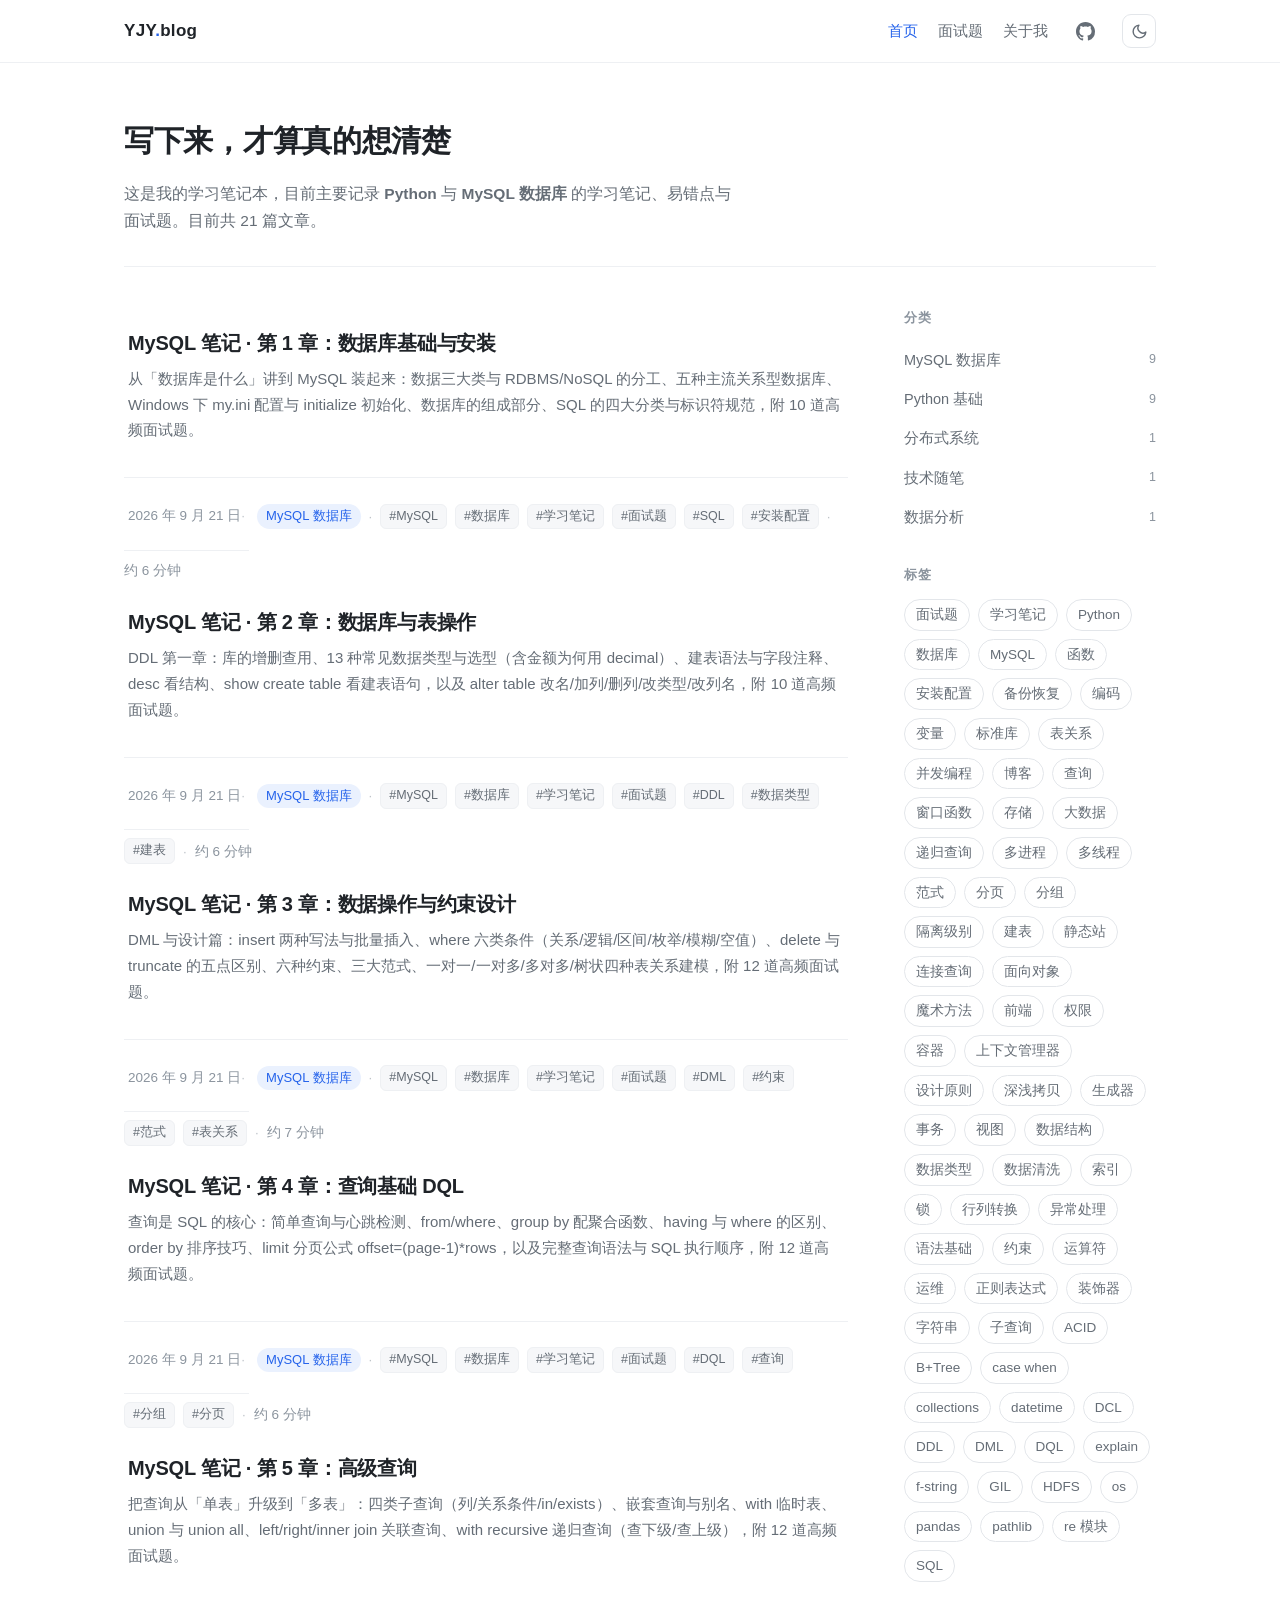
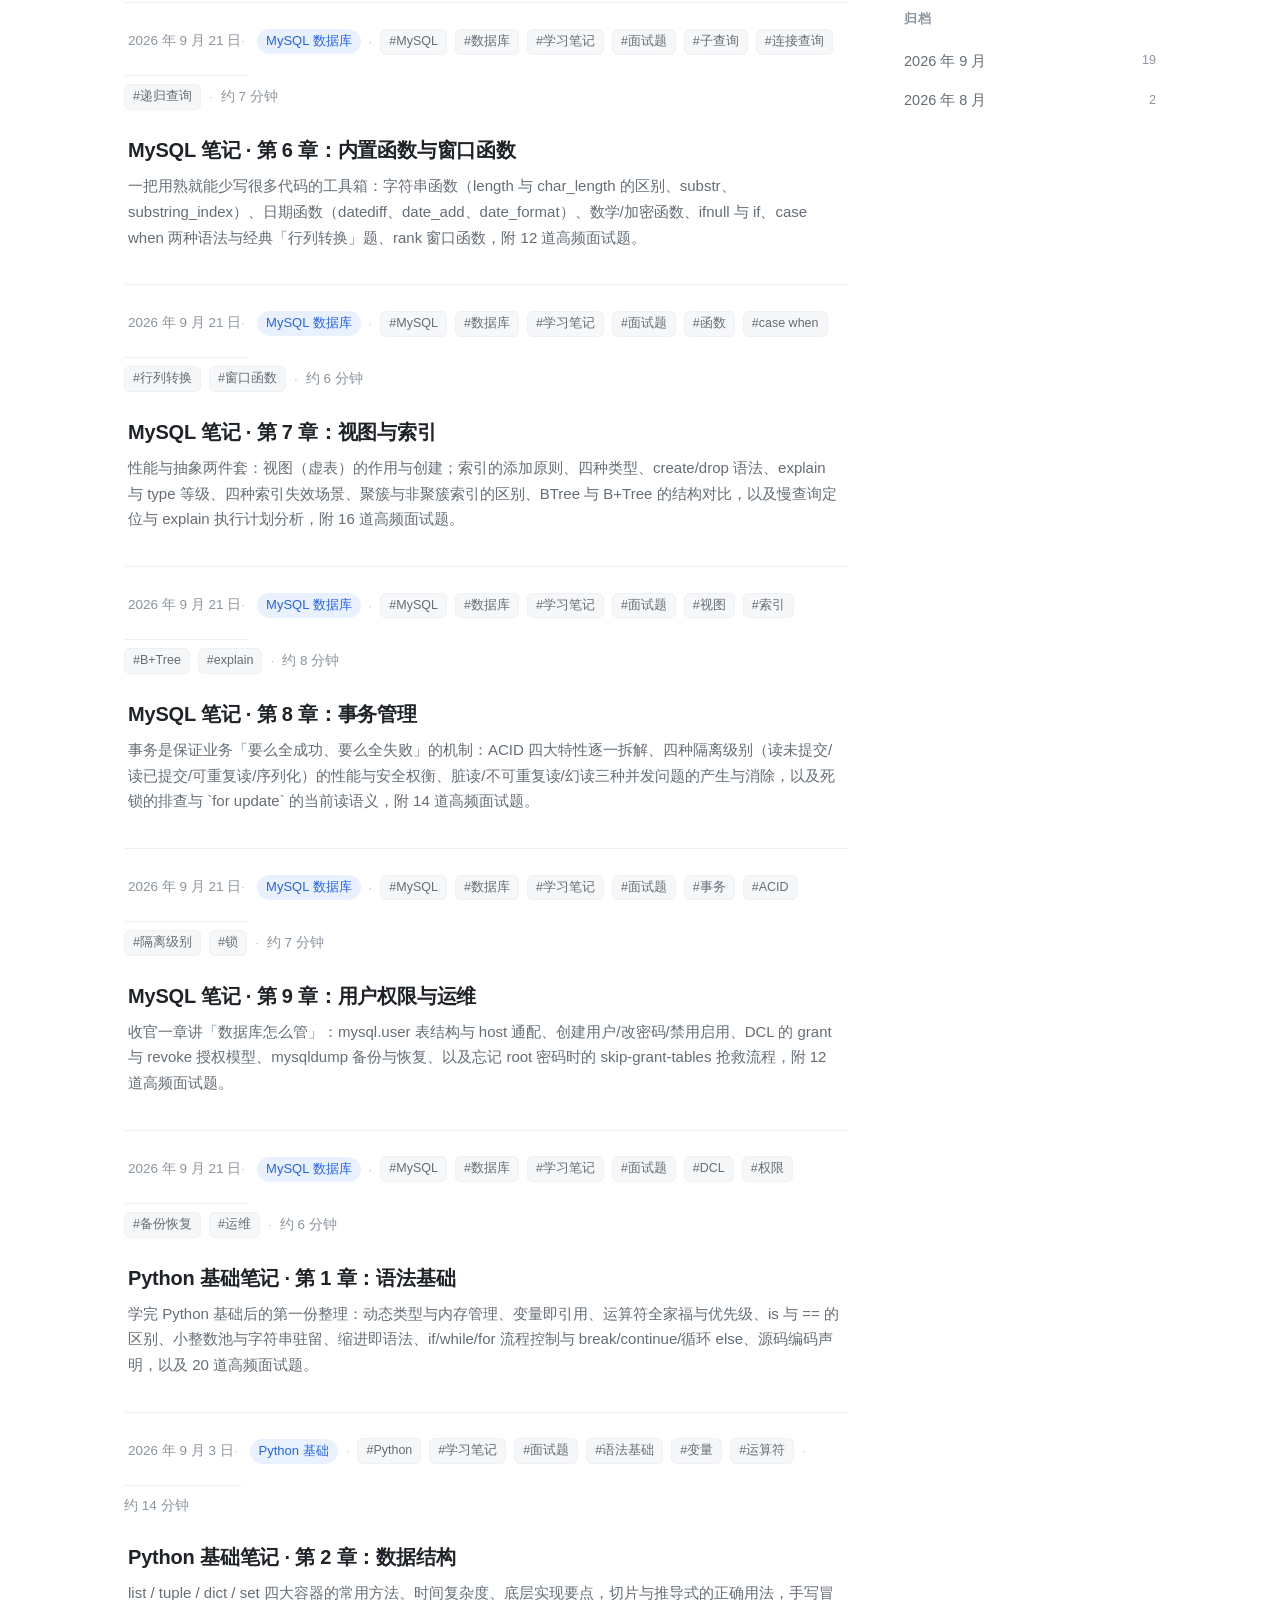
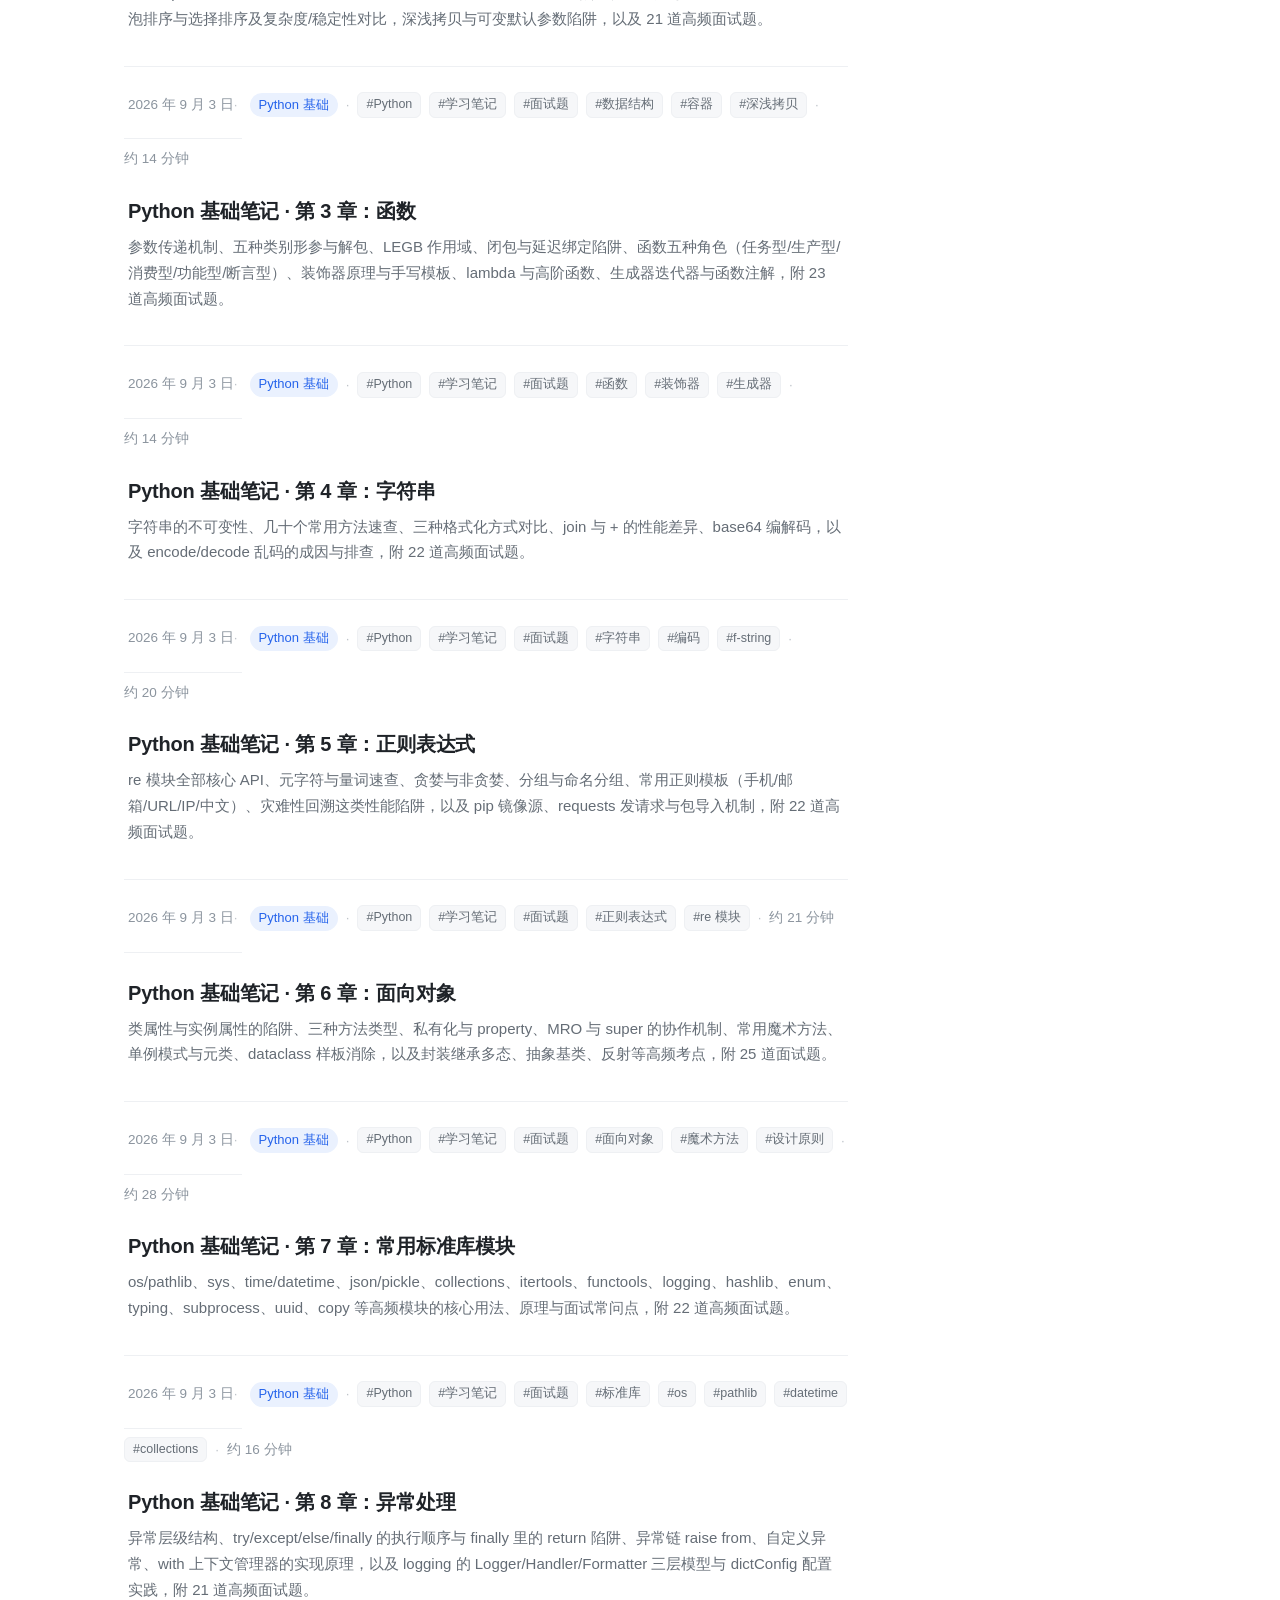
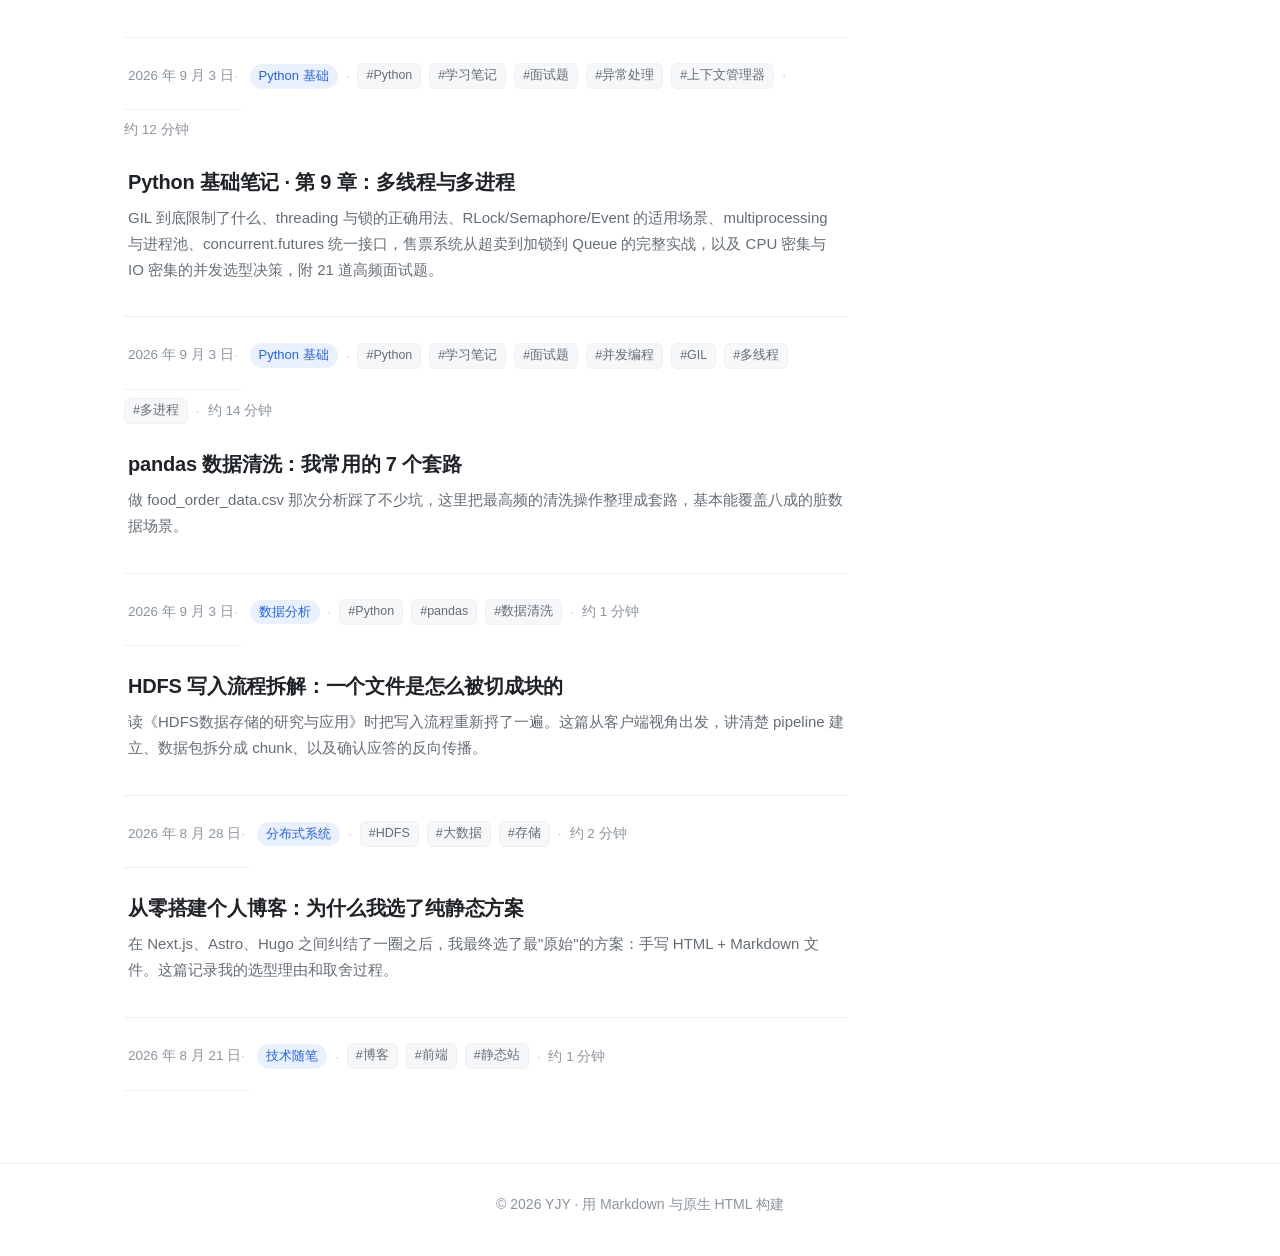
<file: index.html>
<!DOCTYPE html>
<html lang="zh-CN" data-theme="light">
<head>
<meta charset="UTF-8">
<meta name="viewport" content="width=device-width, initial-scale=1">
<title>YJY的博客</title>
<meta name="description" content="YJY 的学习笔记：Python 基础到进阶（语法、数据结构、函数、面向对象、正则、模块、异常、并发），以及 MySQL 数据库（查询、索引、事务、运维），含配套面试题">
<link rel="stylesheet" href="assets/css/style.css?v=3">
<script>
/* 首屏前确定主题，避免刷新时闪白 */
(function () {
  try {
    var t = localStorage.getItem('blog-theme');
    if (!t) {
      t = window.matchMedia && window.matchMedia('(prefers-color-scheme: dark)').matches ? 'dark' : 'light';
    }
    document.documentElement.setAttribute('data-theme', t);
  } catch (e) {}
})();
</script>
</head>
<body>

<header class="site-header">
  <div class="container header-inner">
    <a class="brand" href="index.html">YJY<span class="dot">.</span>blog</a>
    <nav class="site-nav">
      <a href="index.html" class="active">首页</a>
      <a href="interview.html">面试题</a>
      <a href="about.html">关于我</a>
      <a class="github-link" href="https://github.com/yjy0099" target="_blank" rel="noopener noreferrer" aria-label="我的 GitHub" title="我的 GitHub">
        <svg viewBox="0 0 16 16" fill="currentColor" aria-hidden="true">
          <path d="M8 0C3.58 0 0 3.58 0 8c0 3.54 2.29 6.53 5.47 7.59.4.07.55-.17.55-.38 0-.19-.01-.82-.01-1.49-2.01.37-2.53-.49-2.69-.94-.09-.23-.48-.94-.82-1.13-.28-.15-.68-.52-.01-.53.63-.01 1.08.58 1.23.82.72 1.21 1.87.87 2.33.66.07-.52.28-.87.51-1.07-1.78-.2-3.64-.89-3.64-3.95 0-.87.31-1.59.82-2.15-.08-.2-.36-1.02.08-2.12 0 0 .67-.21 2.2.82.64-.18 1.32-.27 2-.27.68 0 1.36.09 2 .27 1.53-1.04 2.2-.82 2.2-.82.44 1.1.16 1.92.08 2.12.51.56.82 1.27.82 2.15 0 3.07-1.87 3.75-3.65 3.95.29.25.54.73.54 1.48 0 1.07-.01 1.93-.01 2.2 0 .21.15.46.55.38A8.013 8.013 0 0 0 16 8c0-4.42-3.58-8-8-8z"></path>
        </svg>
      </a>
      <button class="theme-btn" type="button" data-theme-toggle data-current="light" aria-label="切换主题">
        <svg class="icon-moon" viewBox="0 0 24 24" fill="none" stroke="currentColor" stroke-width="2" stroke-linecap="round" stroke-linejoin="round">
          <path d="M21 12.79A9 9 0 1 1 11.21 3 7 7 0 0 0 21 12.79z"/>
        </svg>
        <svg class="icon-sun" viewBox="0 0 24 24" fill="none" stroke="currentColor" stroke-width="2" stroke-linecap="round" stroke-linejoin="round">
          <circle cx="12" cy="12" r="4"/>
          <path d="M12 2v2M12 20v2M4.9 4.9l1.4 1.4M17.7 17.7l1.4 1.4M2 12h2M20 12h2M4.9 19.1l1.4-1.4M17.7 6.3l1.4-1.4"/>
        </svg>
      </button>
    </nav>
  </div>
</header>

<main class="container">
  <section class="hero">
    <h1>写下来，才算真的想清楚</h1>
    <p>这是我的学习笔记本，目前主要记录 <strong>Python</strong> 与 <strong>MySQL 数据库</strong> 的学习笔记、易错点与面试题。<span id="stat-line"></span></p>
  </section>

  <div class="layout">
    <div>
      <div id="filter-bar"></div>
      <div class="post-list" id="post-list">
        <div class="empty">正在加载文章…</div>
      </div>
    </div>

    <aside class="sidebar">
      <div class="side-block">
        <h3>分类</h3>
        <ul class="side-list" id="cat-list"></ul>
      </div>
      <div class="side-block">
        <h3>标签</h3>
        <div class="tag-cloud" id="tag-cloud"></div>
      </div>
      <div class="side-block">
        <h3>归档</h3>
        <ul class="side-list" id="archive-list"></ul>
      </div>
    </aside>
  </div>
</main>

<footer class="site-footer">
  <div class="container">© 2026 YJY · 用 Markdown 与原生 HTML 构建</div>
</footer>

<script src="assets/js/store.js?v=3"></script>
<script src="assets/js/theme.js?v=3"></script>
<button class="backTop" type="button" aria-label="回到顶部" title="回到顶部">↑</button>

<script src="assets/js/home.js?v=3"></script>
<script src="assets/js/backtop.js?v=3"></script>
</body>
</html>
</file>
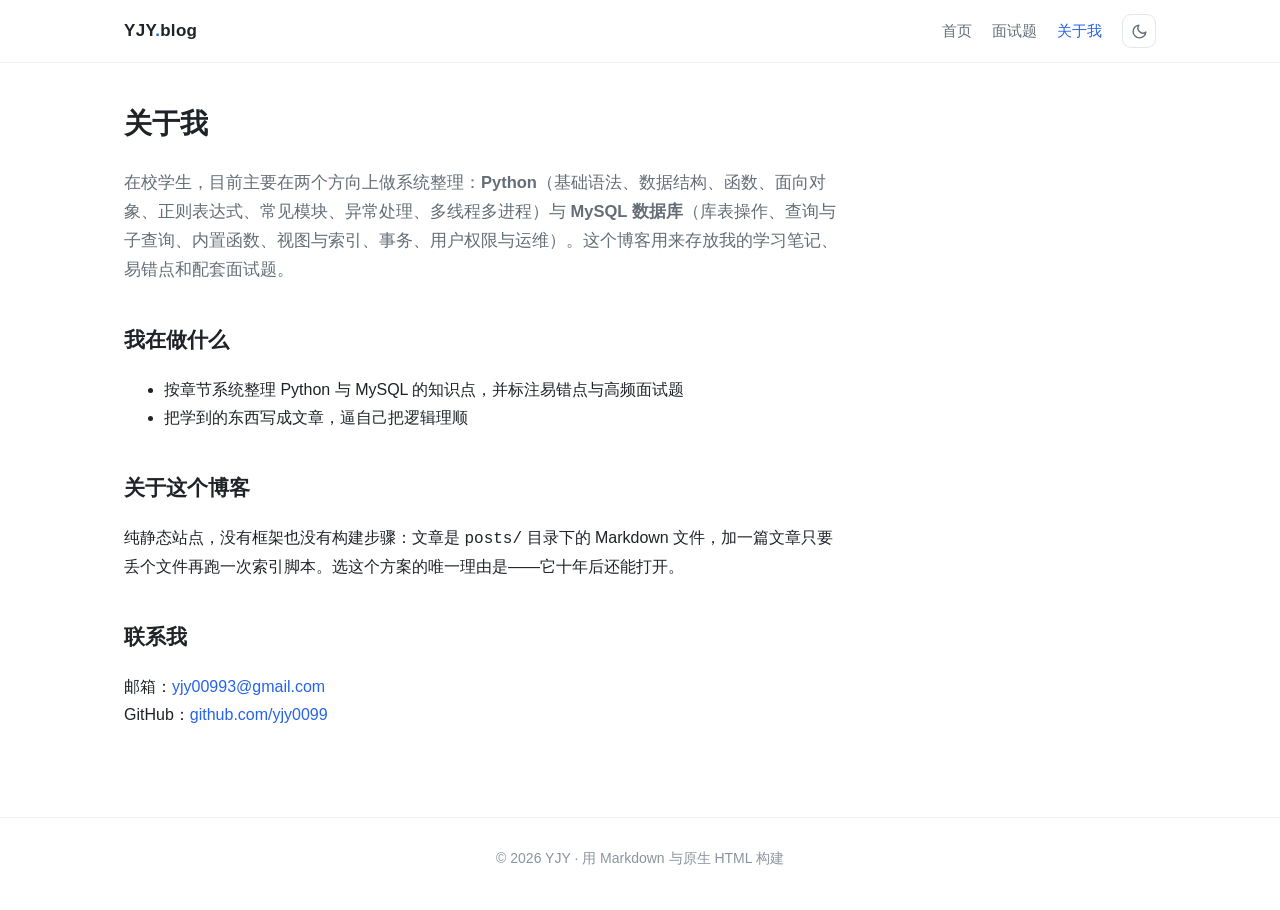
<file: about.html>
<!DOCTYPE html>
<html lang="zh-CN" data-theme="light">
<head>
<meta charset="UTF-8">
<meta name="viewport" content="width=device-width, initial-scale=1">
<title>关于我 · YJY的博客</title>
<meta name="description" content="关于我：一名在校学生，这里记录我的 Python 与 MySQL 学习笔记、易错点和面试题">
<link rel="stylesheet" href="assets/css/style.css?v=3">
<script>
/* 首屏前确定主题，避免刷新时闪白 */
(function () {
  try {
    var t = localStorage.getItem('blog-theme');
    if (!t) {
      t = window.matchMedia && window.matchMedia('(prefers-color-scheme: dark)').matches ? 'dark' : 'light';
    }
    document.documentElement.setAttribute('data-theme', t);
  } catch (e) {}
})();
</script>
</head>
<body>

<header class="site-header">
  <div class="container header-inner">
    <a class="brand" href="index.html">YJY<span class="dot">.</span>blog</a>
    <nav class="site-nav">
      <a href="index.html">首页</a>
      <a href="interview.html">面试题</a>
      <a href="about.html" class="active">关于我</a>
      <button class="theme-btn" type="button" data-theme-toggle data-current="light" aria-label="切换主题">
        <svg class="icon-moon" viewBox="0 0 24 24" fill="none" stroke="currentColor" stroke-width="2" stroke-linecap="round" stroke-linejoin="round">
          <path d="M21 12.79A9 9 0 1 1 11.21 3 7 7 0 0 0 21 12.79z"/>
        </svg>
        <svg class="icon-sun" viewBox="0 0 24 24" fill="none" stroke="currentColor" stroke-width="2" stroke-linecap="round" stroke-linejoin="round">
          <circle cx="12" cy="12" r="4"/>
          <path d="M12 2v2M12 20v2M4.9 4.9l1.4 1.4M17.7 17.7l1.4 1.4M2 12h2M20 12h2M4.9 19.1l1.4-1.4M17.7 6.3l1.4-1.4"/>
        </svg>
      </button>
    </nav>
  </div>
</header>

<main class="container">
  <div class="about-card">
    <h1>关于我</h1>
    <p class="lead">在校学生，目前主要在两个方向上做系统整理：<strong>Python</strong>（基础语法、数据结构、函数、面向对象、正则表达式、常见模块、异常处理、多线程多进程）与 <strong>MySQL 数据库</strong>（库表操作、查询与子查询、内置函数、视图与索引、事务、用户权限与运维）。这个博客用来存放我的学习笔记、易错点和配套面试题。</p>

    <h2 style="margin-top:38px;font-size:21px;">我在做什么</h2>
    <ul>
      <li>按章节系统整理 Python 与 MySQL 的知识点，并标注易错点与高频面试题</li>
      <li>把学到的东西写成文章，逼自己把逻辑理顺</li>
    </ul>

    <h2 style="margin-top:38px;font-size:21px;">关于这个博客</h2>
    <p>纯静态站点，没有框架也没有构建步骤：文章是 <code>posts/</code> 目录下的 Markdown 文件，加一篇文章只要丢个文件再跑一次索引脚本。选这个方案的唯一理由是——它十年后还能打开。</p>

    <h2 style="margin-top:38px;font-size:21px;">联系我</h2>
    <p>邮箱：<a href="mailto:yjy00993@gmail.com">yjy00993@gmail.com</a><br>
    GitHub：<a href="https://github.com/yjy0099" target="_blank" rel="noopener noreferrer">github.com/yjy0099</a></p>
  </div>
</main>

<footer class="site-footer">
  <div class="container">© 2026 YJY · 用 Markdown 与原生 HTML 构建</div>
</footer>

<button class="backTop" type="button" aria-label="回到顶部" title="回到顶部">↑</button>

<script src="assets/js/theme.js?v=3"></script>
<script>
document.addEventListener('DOMContentLoaded', function () { window.Theme.init(); });
</script>
<script src="assets/js/backtop.js?v=3"></script>
</body>
</html>
</file>
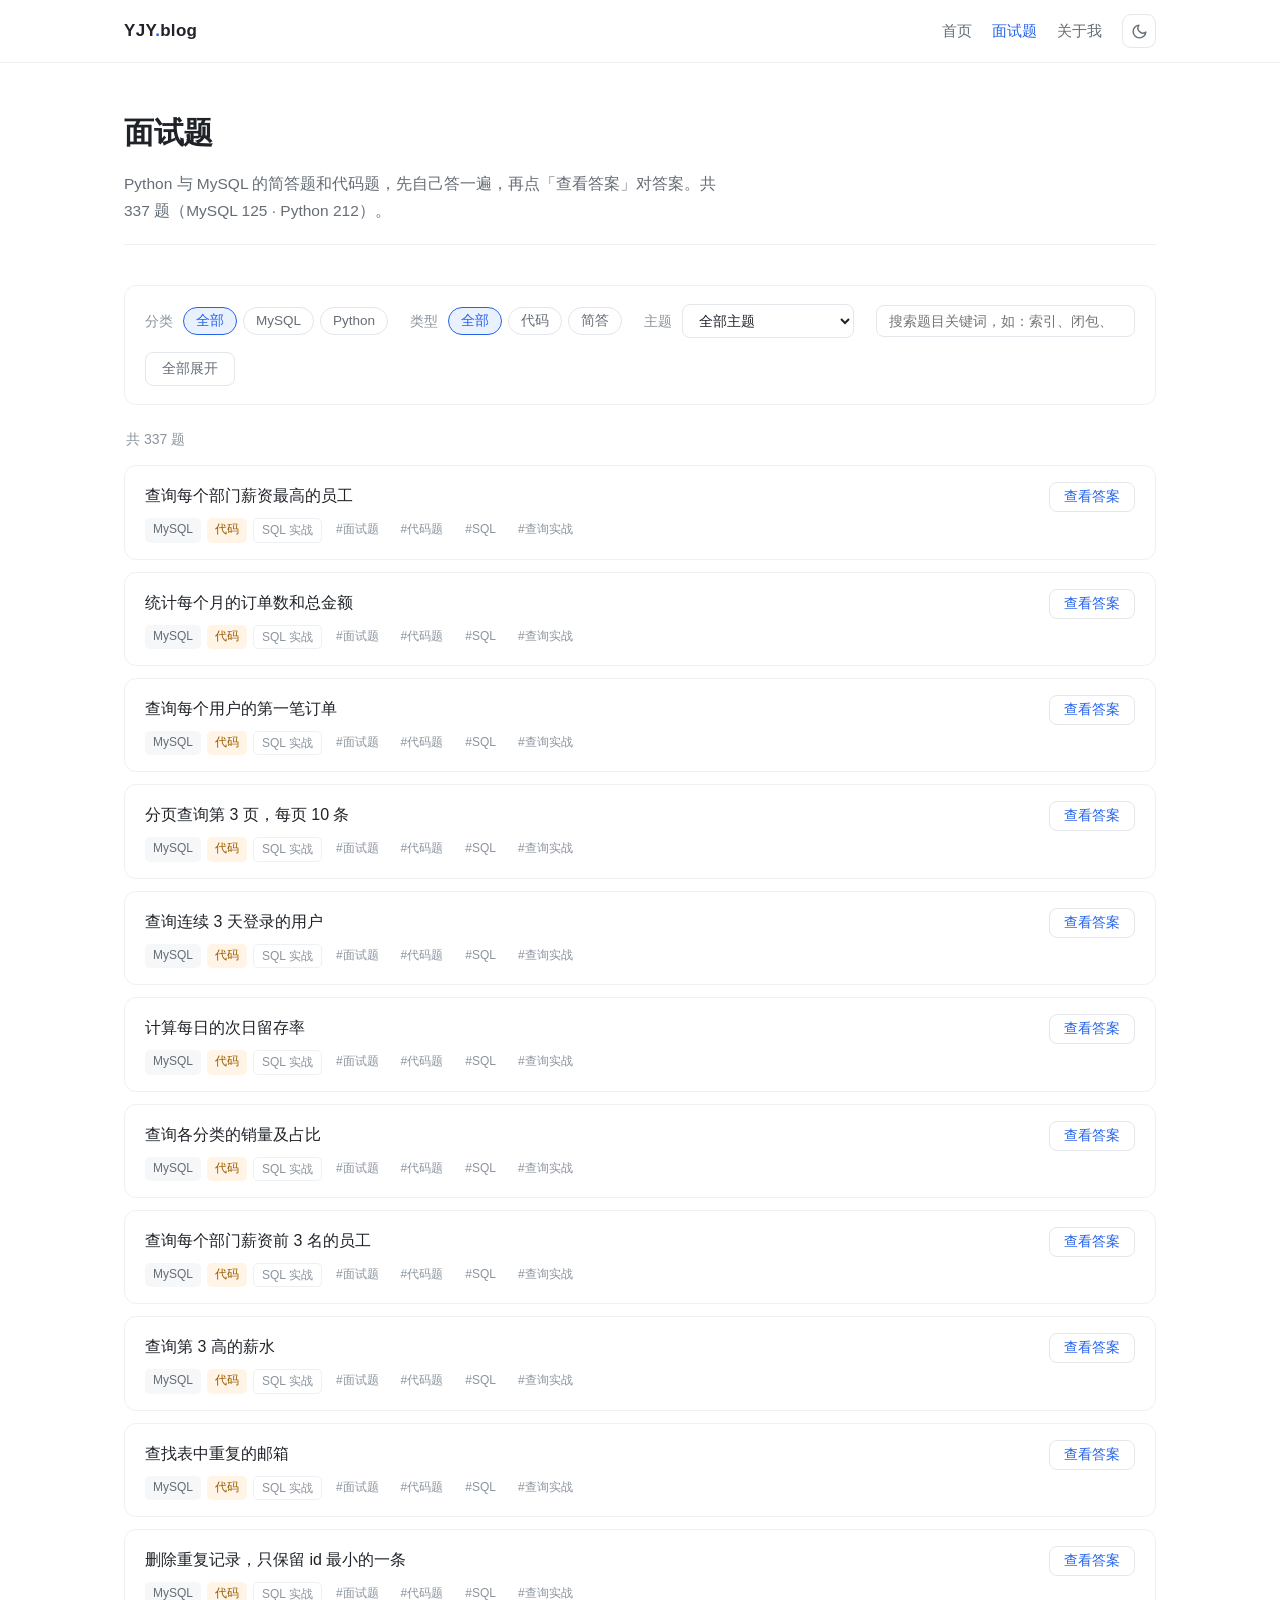
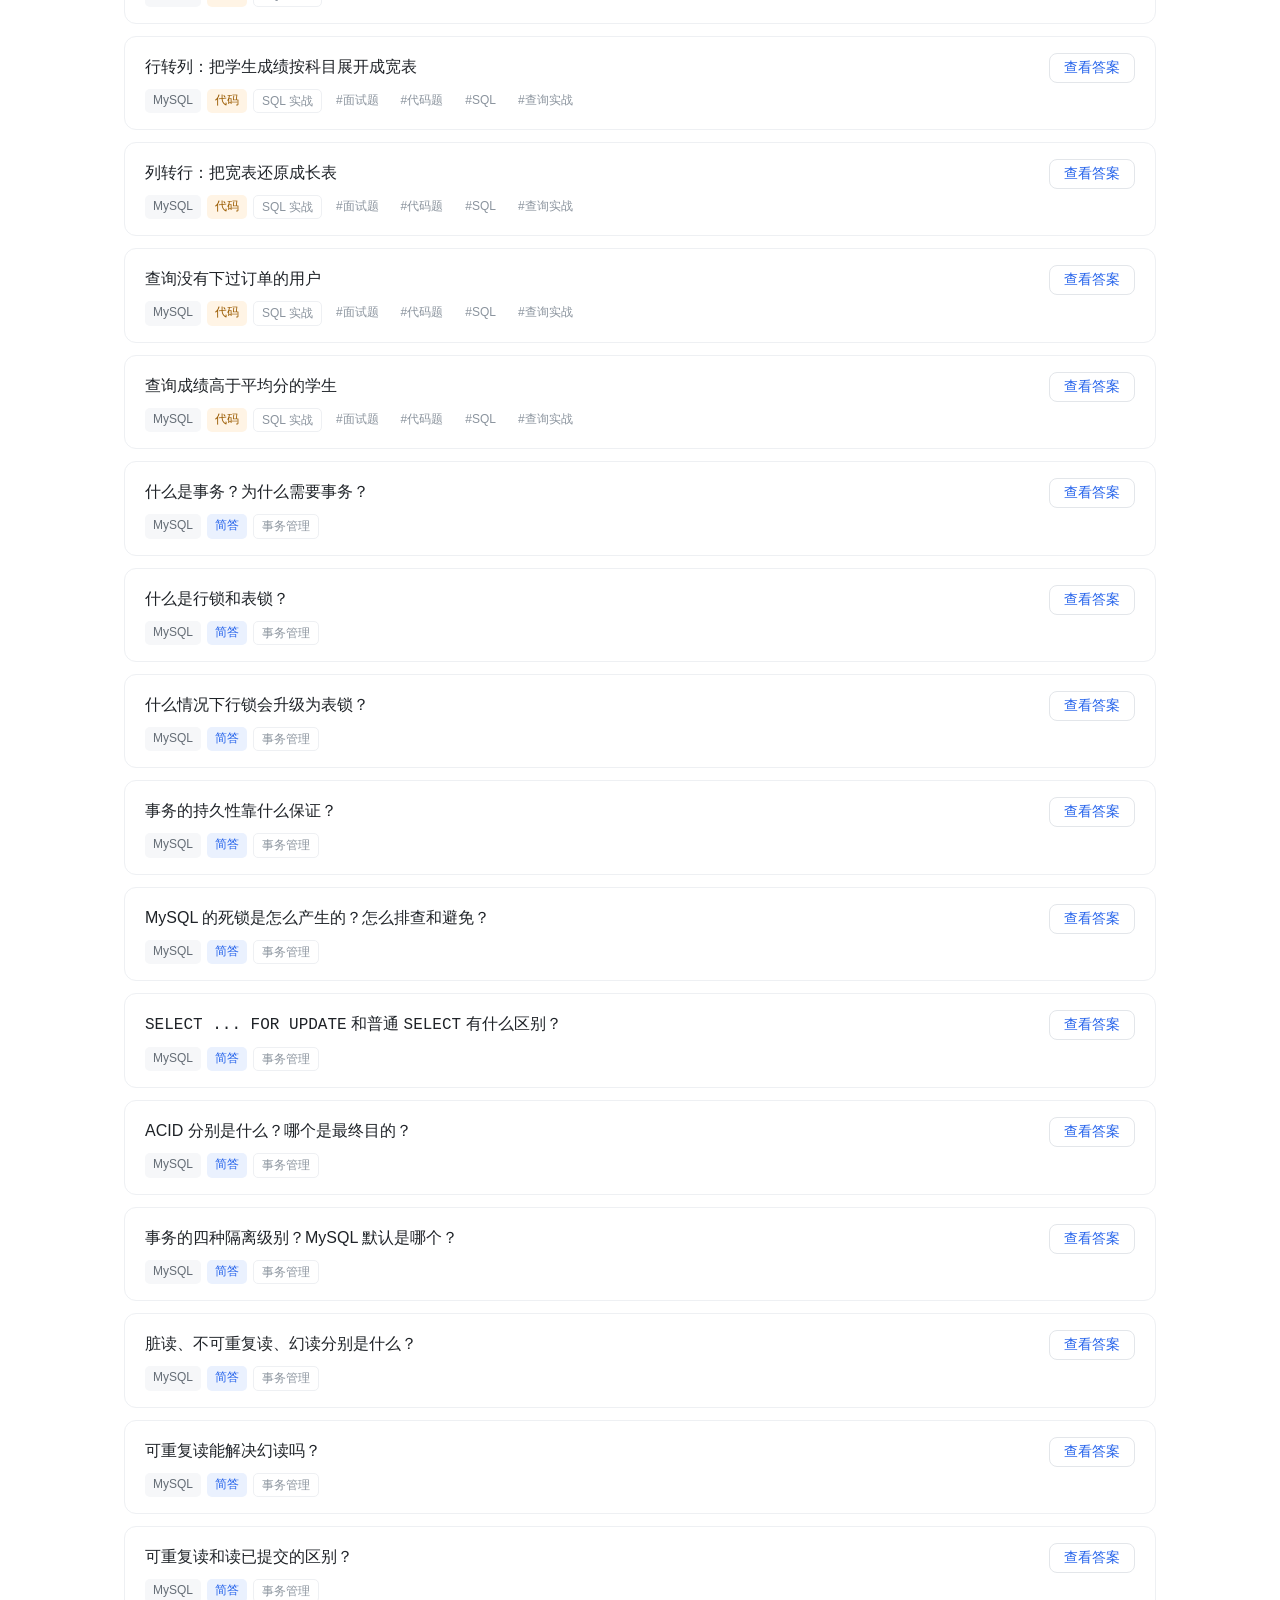
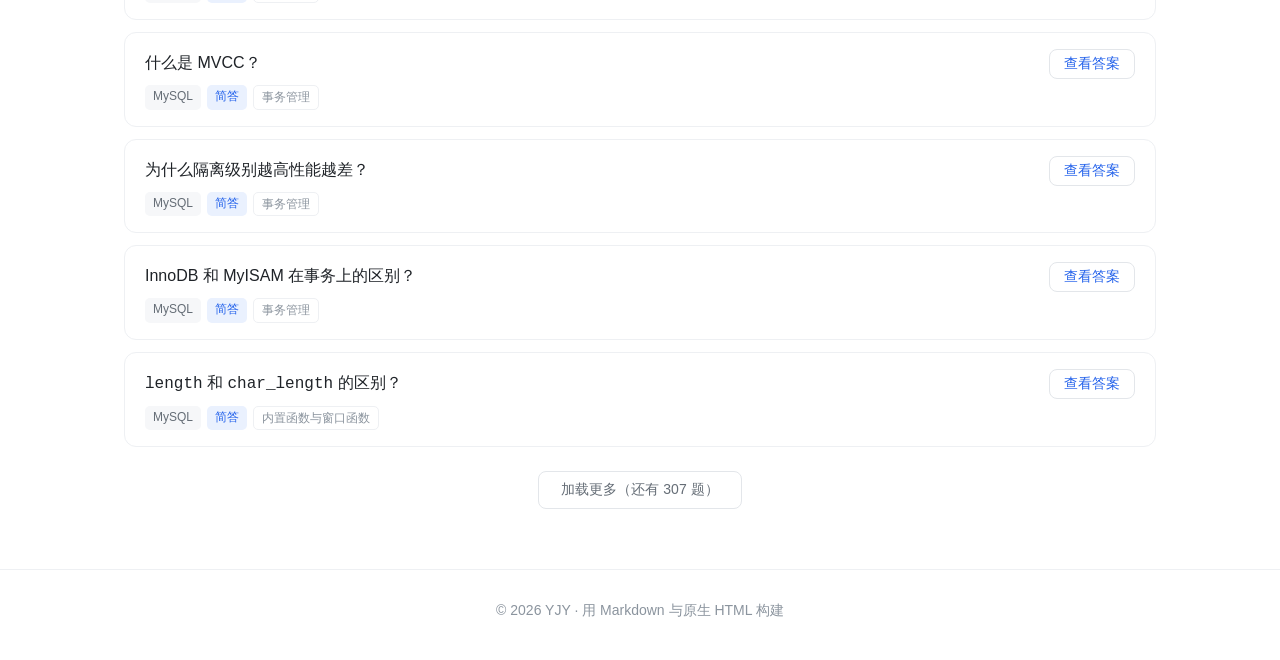
<file: interview.html>
<!DOCTYPE html>
<html lang="zh-CN" data-theme="light">
<head>
<meta charset="UTF-8">
<meta name="viewport" content="width=device-width, initial-scale=1">
<title>面试题 · YJY的博客</title>
<meta name="description" content="Python 与 MySQL 面试题库：简答题与代码题，先自测再展开答案">
<link rel="stylesheet" href="assets/css/style.css?v=3">
<script>
/* 首屏前确定主题，避免刷新时闪白 */
(function () {
  try {
    var t = localStorage.getItem('blog-theme');
    if (!t) {
      t = window.matchMedia && window.matchMedia('(prefers-color-scheme: dark)').matches ? 'dark' : 'light';
    }
    document.documentElement.setAttribute('data-theme', t);
  } catch (e) {}
})();
</script>
</head>
<body>

<header class="site-header">
  <div class="container header-inner">
    <a class="brand" href="index.html">YJY<span class="dot">.</span>blog</a>
    <nav class="site-nav">
      <a href="index.html">首页</a>
      <a href="interview.html" class="active">面试题</a>
      <a href="about.html">关于我</a>
      <button class="theme-btn" type="button" data-theme-toggle data-current="light" aria-label="切换主题">
        <svg class="icon-moon" viewBox="0 0 24 24" fill="none" stroke="currentColor" stroke-width="2" stroke-linecap="round" stroke-linejoin="round">
          <path d="M21 12.79A9 9 0 1 1 11.21 3 7 7 0 0 0 21 12.79z"/>
        </svg>
        <svg class="icon-sun" viewBox="0 0 24 24" fill="none" stroke="currentColor" stroke-width="2" stroke-linecap="round" stroke-linejoin="round">
          <circle cx="12" cy="12" r="4"/>
          <path d="M12 2v2M12 20v2M4.9 4.9l1.4 1.4M17.7 17.7l1.4 1.4M2 12h2M20 12h2M4.9 19.1l1.4-1.4M17.7 6.3l1.4-1.4"/>
        </svg>
      </button>
    </nav>
  </div>
</header>

<main class="container">
  <section class="hero iv-hero">
    <h1>面试题</h1>
    <p>Python 与 MySQL 的简答题和代码题，先自己答一遍，再点「查看答案」对答案。<span id="iv-stat"></span></p>
  </section>

  <div class="iv-toolbar">
    <div class="iv-field">
      <span class="iv-label">分类</span>
      <div class="iv-chips" id="iv-cat"></div>
    </div>
    <div class="iv-field">
      <span class="iv-label">类型</span>
      <div class="iv-chips" id="iv-type"></div>
    </div>
    <div class="iv-field">
      <span class="iv-label">主题</span>
      <select id="iv-topic" class="iv-select"></select>
    </div>
    <div class="iv-field iv-field-grow">
      <input type="search" id="iv-search" class="iv-search" placeholder="搜索题目关键词，如：索引、闭包、分页" autocomplete="off">
    </div>
    <div class="iv-field">
      <button class="iv-btn" id="iv-toggle-all" type="button">全部展开</button>
    </div>
  </div>

  <div class="iv-count" id="iv-count"></div>
  <div class="iv-list" id="iv-list">
    <div class="empty">正在加载题库…</div>
  </div>
  <div class="iv-more-wrap">
    <button class="iv-btn iv-more" id="iv-more" type="button" hidden>加载更多</button>
  </div>
</main>

<footer class="site-footer">
  <div class="container">© 2026 YJY · 用 Markdown 与原生 HTML 构建</div>
</footer>

<script src="assets/js/highlight.js?v=3"></script>
<script src="assets/js/markdown.js?v=3"></script>
<script src="assets/js/store.js?v=3"></script>
<script src="assets/js/theme.js?v=3"></script>
<button class="backTop" type="button" aria-label="回到顶部" title="回到顶部">↑</button>

<script src="assets/js/interview.js?v=3"></script>
<script src="assets/js/backtop.js?v=3"></script>
</body>
</html>
</file>
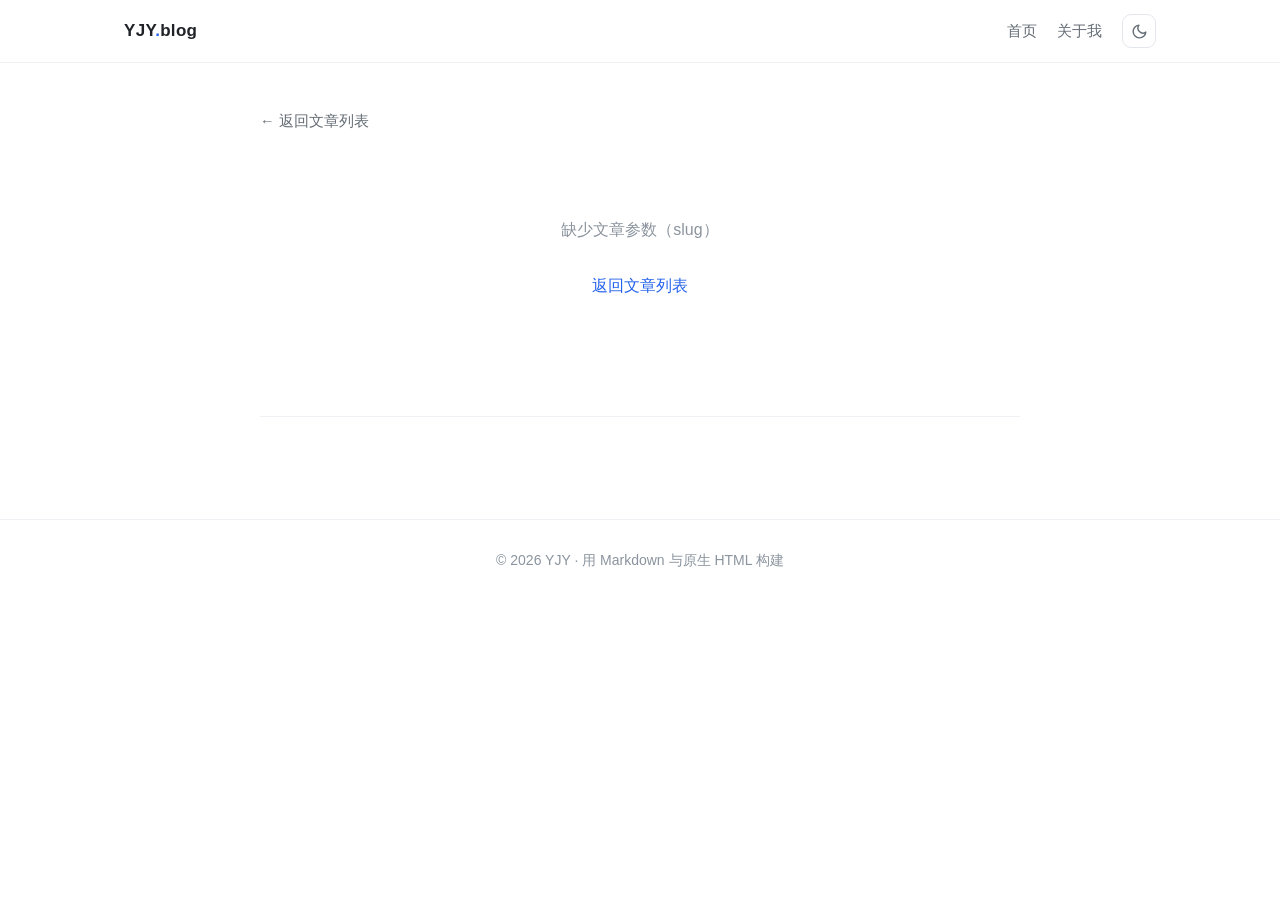
<file: post.html>
<!DOCTYPE html>
<html lang="zh-CN" data-theme="light">
<head>
<meta charset="UTF-8">
<meta name="viewport" content="width=device-width, initial-scale=1">
<title>文章 · YJY的博客</title>
<link rel="stylesheet" href="assets/css/style.css?v=2">
<script>
/* 首屏前确定主题，避免刷新时闪白 */
(function () {
  try {
    var t = localStorage.getItem('blog-theme');
    if (!t) {
      t = window.matchMedia && window.matchMedia('(prefers-color-scheme: dark)').matches ? 'dark' : 'light';
    }
    document.documentElement.setAttribute('data-theme', t);
  } catch (e) {}
})();
</script>
</head>
<body>

<header class="site-header">
  <div class="container header-inner">
    <a class="brand" href="index.html">YJY<span class="dot">.</span>blog</a>
    <nav class="site-nav">
      <a href="index.html">首页</a>
      <a href="about.html">关于我</a>
      <button class="theme-btn" type="button" data-theme-toggle data-current="light" aria-label="切换主题">
        <svg class="icon-moon" viewBox="0 0 24 24" fill="none" stroke="currentColor" stroke-width="2" stroke-linecap="round" stroke-linejoin="round">
          <path d="M21 12.79A9 9 0 1 1 11.21 3 7 7 0 0 0 21 12.79z"/>
        </svg>
        <svg class="icon-sun" viewBox="0 0 24 24" fill="none" stroke="currentColor" stroke-width="2" stroke-linecap="round" stroke-linejoin="round">
          <circle cx="12" cy="12" r="4"/>
          <path d="M12 2v2M12 20v2M4.9 4.9l1.4 1.4M17.7 17.7l1.4 1.4M2 12h2M20 12h2M4.9 19.1l1.4-1.4M17.7 6.3l1.4-1.4"/>
        </svg>
      </button>
    </nav>
  </div>
</header>

<main class="container">
  <article class="article">
    <a class="back-link" href="index.html">← 返回文章列表</a>
    <div id="article-root">
      <div class="empty">正在加载文章…</div>
    </div>
    <nav class="post-nav" id="post-nav"></nav>
  </article>
</main>

<footer class="site-footer">
  <div class="container">© 2026 YJY · 用 Markdown 与原生 HTML 构建</div>
</footer>

<script src="assets/js/highlight.js?v=2"></script>
<script src="assets/js/markdown.js?v=2"></script>
<script src="assets/js/store.js?v=2"></script>
<script src="assets/js/theme.js?v=2"></script>
<button class="backTop" type="button" aria-label="回到顶部" title="回到顶部">↑</button>

<script src="assets/js/post.js?v=2"></script>
<script src="assets/js/backtop.js?v=2"></script>
</body>
</html>
</file>
<file: assets/css/style.css>
/* ============================================================
   个人博客 · 全站样式
   主题变量集中在 :root，切换 [data-theme] 即可整体换肤
   ============================================================ */

:root {
  --bg: #ffffff;
  --bg-soft: #f6f7f9;
  --surface: #ffffff;
  --text: #1f2328;
  --text-muted: #656d76;
  --text-faint: #8b949e;
  --border: #e3e6ea;
  --border-soft: #eef0f3;
  --accent: #2563eb;
  --accent-hover: #1d4ed8;
  --accent-soft: #eaf1fe;
  --code-bg: #f4f5f7;
  --tok-comment: #6e7781;
  --tok-string: #0a3069;
  --tok-keyword: #cf222e;
  --tok-builtin: #953800;
  --tok-number: #0550ae;
  --tok-func: #8250df;
  --tok-decorator: #8250df;
  --tok-def: #8250df;
  --tok-op: #cf222e;
  --tok-punc: #57606a;
  --tok-var: #953800;
  --tok-key: #0550ae;
  --tok-attr: #0550ae;
  --shadow: 0 1px 2px rgba(16, 24, 40, .04), 0 4px 16px rgba(16, 24, 40, .05);
  --radius: 12px;
  --max-width: 1080px;
}

[data-theme="dark"] {
  --bg: #0f1216;
  --bg-soft: #151a21;
  --surface: #161b23;
  --text: #e3e6ea;
  --text-muted: #9aa3af;
  --text-faint: #7d8794;
  --border: #262d38;
  --border-soft: #1e252f;
  --accent: #6ea8fe;
  --accent-hover: #8bbaff;
  --accent-soft: #1a2432;
  --code-bg: #11161d;
  --tok-comment: #8b949e;
  --tok-string: #a5d6ff;
  --tok-keyword: #ff7b72;
  --tok-builtin: #ffa657;
  --tok-number: #79c0ff;
  --tok-func: #d2a8ff;
  --tok-decorator: #d2a8ff;
  --tok-def: #d2a8ff;
  --tok-op: #ff7b72;
  --tok-punc: #8b949e;
  --tok-var: #ffa657;
  --tok-key: #7ee787;
  --tok-attr: #79c0ff;
  --shadow: 0 1px 2px rgba(0, 0, 0, .3), 0 4px 16px rgba(0, 0, 0, .25);
}

* { box-sizing: border-box; }

html { scroll-behavior: smooth; }

body {
  margin: 0;
  background: var(--bg);
  color: var(--text);
  font-family: -apple-system, BlinkMacSystemFont, "Segoe UI", "PingFang SC",
               "Hiragino Sans GB", "Microsoft YaHei", "Helvetica Neue", Arial, sans-serif;
  font-size: 16px;
  line-height: 1.75;
  -webkit-font-smoothing: antialiased;
  transition: background-color .25s ease, color .25s ease;
}

a { color: var(--accent); text-decoration: none; }
a:hover { color: var(--accent-hover); }

.container {
  max-width: var(--max-width);
  margin: 0 auto;
  padding: 0 24px;
}

/* ---------- 顶部导航 ---------- */
.site-header {
  position: sticky;
  top: 0;
  z-index: 50;
  background: var(--bg);
  background: color-mix(in srgb, var(--bg) 88%, transparent);
  backdrop-filter: saturate(180%) blur(12px);
  border-bottom: 1px solid var(--border-soft);
}

.header-inner {
  display: flex;
  align-items: center;
  gap: 24px;
  height: 62px;
}

.brand {
  font-size: 17px;
  font-weight: 600;
  color: var(--text);
  letter-spacing: .3px;
  white-space: nowrap;
}
.brand:hover { color: var(--accent); }
.brand .dot { color: var(--accent); }

.site-nav {
  display: flex;
  gap: 20px;
  margin-left: auto;
  align-items: center;
}
.site-nav a {
  color: var(--text-muted);
  font-size: 15px;
  transition: color .15s ease;
}
.site-nav a:hover,
.site-nav a.active { color: var(--accent); }

.site-nav .github-link {
  display: inline-flex;
  align-items: center;
  justify-content: center;
  width: 34px;
  height: 34px;
  color: var(--text-muted);
  border-radius: 9px;
  transition: color .15s ease, background-color .15s ease;
}
.site-nav .github-link:hover { color: var(--accent); background: var(--bg-soft); }
.site-nav .github-link svg { width: 19px; height: 19px; fill: currentColor; }

.theme-btn {
  display: inline-flex;
  align-items: center;
  justify-content: center;
  width: 34px;
  height: 34px;
  padding: 0;
  border: 1px solid var(--border);
  border-radius: 9px;
  background: var(--surface);
  color: var(--text-muted);
  cursor: pointer;
  transition: background-color .15s ease, color .15s ease, border-color .15s ease;
}
.theme-btn:hover { color: var(--accent); border-color: var(--accent); }
.theme-btn svg { width: 17px; height: 17px; }
[data-theme-toggle][data-current="light"] .icon-sun { display: none; }
[data-theme-toggle][data-current="dark"] .icon-moon { display: none; }

/* ---------- 首屏介绍 ---------- */
.hero {
  padding: 52px 0 32px;
  border-bottom: 1px solid var(--border-soft);
  margin-bottom: 40px;
}
.hero h1 {
  margin: 0 0 12px;
  font-size: 30px;
  font-weight: 650;
  letter-spacing: -.3px;
}
.hero p {
  margin: 0;
  color: var(--text-muted);
  font-size: 15.5px;
  max-width: 620px;
}

/* ---------- 主体布局 ---------- */
.layout {
  display: grid;
  grid-template-columns: minmax(0, 1fr) 252px;
  gap: 56px;
  padding-bottom: 72px;
  align-items: start;
}

/* ---------- 文章列表 ---------- */
.filter-bar {
  display: flex;
  align-items: center;
  gap: 10px;
  margin-bottom: 20px;
  padding: 12px 16px;
  background: var(--accent-soft);
  border-radius: var(--radius);
  font-size: 14.5px;
  color: var(--text);
}
.filter-bar .label { color: var(--text-muted); }
.filter-bar strong { font-weight: 600; }
.filter-bar .clear {
  margin-left: auto;
  font-size: 14px;
  white-space: nowrap;
}

.post-list { display: flex; flex-direction: column; gap: 4px; }

.post-card {
  display: block;
  padding: 22px 4px;
  border-bottom: 1px solid var(--border-soft);
  color: inherit;
  transition: background-color .15s ease;
}
.post-card:hover { color: inherit; }
.post-card h2 {
  margin: 0 0 8px;
  font-size: 20px;
  font-weight: 600;
  line-height: 1.45;
  letter-spacing: -.2px;
  transition: color .15s ease;
}
.post-card:hover h2 { color: var(--accent); }
.post-card .summary {
  margin: 0 0 12px;
  color: var(--text-muted);
  font-size: 15px;
  line-height: 1.72;
}

.post-meta {
  display: flex;
  flex-wrap: wrap;
  align-items: center;
  gap: 8px;
  font-size: 13.5px;
  color: var(--text-faint);
}
.post-meta .sep { opacity: .55; }
.post-meta .cat {
  padding: 1px 9px;
  border-radius: 20px;
  background: var(--accent-soft);
  color: var(--accent);
  font-size: 13px;
}
.post-meta .tag {
  padding: 1px 8px;
  border-radius: 6px;
  background: var(--bg-soft);
  border: 1px solid var(--border-soft);
  color: var(--text-muted);
  font-size: 12.5px;
}

.empty {
  padding: 56px 0;
  text-align: center;
  color: var(--text-faint);
}

/* ---------- 侧边栏 ---------- */
.sidebar { position: sticky; top: 90px; display: flex; flex-direction: column; gap: 26px; }

.side-block h3 {
  margin: 0 0 12px;
  font-size: 13px;
  font-weight: 600;
  letter-spacing: 1px;
  text-transform: uppercase;
  color: var(--text-faint);
}
.side-list { list-style: none; margin: 0; padding: 0; }
.side-list li { margin-bottom: 2px; }
.side-list a {
  display: flex;
  align-items: center;
  justify-content: space-between;
  gap: 10px;
  padding: 6px 10px;
  margin: 0 -10px;
  border-radius: 8px;
  color: var(--text-muted);
  font-size: 14.5px;
  transition: background-color .15s ease, color .15s ease;
}
.side-list a:hover { background: var(--bg-soft); color: var(--text); }
.side-list a.active { background: var(--accent-soft); color: var(--accent); font-weight: 500; }
.side-list .count {
  flex-shrink: 0;
  font-size: 12.5px;
  color: var(--text-faint);
  font-variant-numeric: tabular-nums;
}

.tag-cloud { display: flex; flex-wrap: wrap; gap: 8px; }
.tag-cloud a {
  padding: 3px 11px;
  border: 1px solid var(--border);
  border-radius: 20px;
  color: var(--text-muted);
  font-size: 13.5px;
  transition: all .15s ease;
}
.tag-cloud a:hover { border-color: var(--accent); color: var(--accent); }
.tag-cloud a.active {
  background: var(--accent);
  border-color: var(--accent);
  color: #fff;
}
[data-theme="dark"] .tag-cloud a.active { color: #0f1216; }

/* ---------- 文章详情 ---------- */
.article { max-width: 760px; margin: 0 auto; padding: 44px 0 72px; }

.article-header { margin-bottom: 34px; }
.article-header h1 {
  margin: 0 0 14px;
  font-size: 31px;
  font-weight: 650;
  line-height: 1.4;
  letter-spacing: -.4px;
}
.article-header .post-meta { font-size: 14px; }

.back-link {
  display: inline-flex;
  align-items: center;
  gap: 6px;
  margin-bottom: 26px;
  font-size: 14.5px;
  color: var(--text-muted);
}
.back-link:hover { color: var(--accent); }

.article-body { font-size: 16.5px; line-height: 1.85; }
.article-body > *:first-child { margin-top: 0; }
.article-body h2 {
  margin: 42px 0 16px;
  padding-top: 8px;
  font-size: 23px;
  font-weight: 650;
  letter-spacing: -.2px;
  border-top: 1px solid var(--border-soft);
}
.article-body h3 {
  margin: 30px 0 12px;
  font-size: 19px;
  font-weight: 600;
}
.article-body h4 { margin: 24px 0 10px; font-size: 16.5px; font-weight: 600; }
.article-body p { margin: 0 0 20px; }
.article-body ul,
.article-body ol { margin: 0 0 20px; padding-left: 26px; }
.article-body li { margin-bottom: 7px; }
.article-body li > ul,
.article-body li > ol { margin: 7px 0 0; }
.article-body li input[type="checkbox"] { margin-right: 6px; }

.article-body blockquote {
  margin: 24px 0;
  padding: 4px 20px;
  border-left: 3px solid var(--accent);
  background: var(--bg-soft);
  border-radius: 0 8px 8px 0;
  color: var(--text-muted);
}
.article-body blockquote p:last-child { margin-bottom: 0; }

.article-body code {
  padding: 2px 6px;
  border-radius: 5px;
  background: var(--code-bg);
  border: 1px solid var(--border-soft);
  font-family: "SFMono-Regular", Consolas, "Liberation Mono", Menlo, monospace;
  font-size: .88em;
  color: var(--accent);
  word-break: break-word;
}
.article-body pre {
  margin: 24px 0;
  padding: 18px 20px;
  overflow-x: auto;
  border: 1px solid var(--border-soft);
  border-radius: var(--radius);
  background: var(--code-bg);
  line-height: 1.65;
}
.article-body pre code {
  padding: 0;
  border: 0;
  background: none;
  color: var(--text);
  font-size: 14px;
}

/* 代码高亮 token 配色 */
.tok-comment   { color: var(--tok-comment); font-style: italic; }
.tok-string    { color: var(--tok-string); }
.tok-keyword   { color: var(--tok-keyword); }
.tok-builtin   { color: var(--tok-builtin); }
.tok-number    { color: var(--tok-number); }
.tok-func      { color: var(--tok-func); }
.tok-decorator { color: var(--tok-decorator); }
.tok-def       { color: var(--tok-def); font-weight: 600; }
.tok-op        { color: var(--tok-op); }
.tok-punc      { color: var(--tok-punc); }
.tok-var       { color: var(--tok-var); }
.tok-key       { color: var(--tok-key); }
.tok-attr      { color: var(--tok-attr); }

.table-wrap { margin: 24px 0; overflow-x: auto; }
.article-body table {
  width: 100%;
  border-collapse: collapse;
  font-size: 15px;
}
.article-body th,
.article-body td {
  padding: 10px 14px;
  border: 1px solid var(--border);
  text-align: left;
}
.article-body th { background: var(--bg-soft); font-weight: 600; }

.article-body img {
  display: block;
  max-width: 100%;
  height: auto;
  margin: 24px auto;
  border-radius: var(--radius);
}
.article-body hr {
  margin: 38px 0;
  border: 0;
  border-top: 1px solid var(--border);
}
.article-body a { text-decoration: underline; text-underline-offset: 3px; text-decoration-thickness: 1px; }

.post-nav {
  display: grid;
  grid-template-columns: 1fr 1fr;
  gap: 16px;
  margin-top: 60px;
  padding-top: 30px;
  border-top: 1px solid var(--border-soft);
}
.post-nav a {
  padding: 16px 18px;
  border: 1px solid var(--border);
  border-radius: var(--radius);
  background: var(--surface);
  transition: border-color .15s ease;
}
.post-nav a:hover { border-color: var(--accent); }
.post-nav .hint { display: block; font-size: 13px; color: var(--text-faint); margin-bottom: 4px; }
.post-nav .title { font-size: 15px; color: var(--text); font-weight: 500; }
.post-nav .next { text-align: right; }
.post-nav .placeholder { opacity: .45; pointer-events: none; }

/* ---------- 关于我 ---------- */
.about-card {
  padding: 36px 0 72px;
  max-width: 720px;
}
.about-card h1 { margin: 0 0 20px; font-size: 28px; font-weight: 650; }
.about-card .lead { color: var(--text-muted); font-size: 16.5px; }

/* ---------- 面试题 ---------- */
.iv-hero { padding: 44px 0 20px; }
.iv-hero h1 { margin: 0 0 10px; font-size: 30px; font-weight: 650; }
.iv-hero p { margin: 0; color: var(--text-muted); }

.iv-toolbar {
  display: flex;
  flex-wrap: wrap;
  gap: 14px 22px;
  align-items: center;
  padding: 18px 20px;
  margin-bottom: 22px;
  border: 1px solid var(--border-soft);
  border-radius: var(--radius);
  background: var(--surface);
}
.iv-field { display: flex; align-items: center; gap: 10px; }
.iv-field-grow { flex: 1 1 220px; min-width: 190px; }
.iv-label { font-size: 14px; color: var(--text-faint); white-space: nowrap; }

.iv-chips { display: flex; flex-wrap: wrap; gap: 6px; }
.iv-chip {
  padding: 4px 12px;
  border: 1px solid var(--border);
  border-radius: 999px;
  background: transparent;
  color: var(--text-muted);
  font-size: 13.5px;
  font-family: inherit;
  cursor: pointer;
  transition: background-color .15s ease, color .15s ease, border-color .15s ease;
}
.iv-chip:hover { color: var(--text); border-color: var(--text-faint); }
.iv-chip.is-active { background: var(--accent-soft); border-color: var(--accent); color: var(--accent); }

.iv-select, .iv-search {
  padding: 7px 12px;
  border: 1px solid var(--border);
  border-radius: 8px;
  background: var(--bg);
  color: var(--text);
  font-size: 14px;
  font-family: inherit;
}
.iv-search { width: 100%; }
.iv-select:focus, .iv-search:focus { outline: none; border-color: var(--accent); }

.iv-btn {
  padding: 7px 16px;
  border: 1px solid var(--border);
  border-radius: 8px;
  background: transparent;
  color: var(--text-muted);
  font-size: 14px;
  font-family: inherit;
  cursor: pointer;
  white-space: nowrap;
  transition: background-color .15s ease, color .15s ease, border-color .15s ease;
}
.iv-btn:hover { color: var(--text); border-color: var(--text-faint); background: var(--bg-soft); }

.iv-count { margin: 0 2px 14px; font-size: 14px; color: var(--text-faint); }

.iv-list { display: flex; flex-direction: column; gap: 12px; padding-bottom: 24px; }

.iv-card {
  padding: 16px 20px;
  border: 1px solid var(--border-soft);
  border-radius: var(--radius);
  background: var(--surface);
  transition: border-color .15s ease;
}
.iv-card:hover { border-color: var(--border); }
.iv-card.is-open { border-color: var(--accent); }

.iv-top { display: flex; align-items: flex-start; justify-content: space-between; gap: 18px; }
.iv-main { min-width: 0; }
.iv-q { font-size: 16px; color: var(--text); }
.iv-q p { margin: 0; }

.iv-meta { display: flex; flex-wrap: wrap; gap: 6px; margin-top: 8px; }
.iv-badge {
  padding: 1px 8px;
  border-radius: 5px;
  font-size: 12px;
  line-height: 1.7;
  white-space: nowrap;
}
.iv-badge-cat { background: var(--bg-soft); color: var(--text-muted); }
.iv-badge-short { background: var(--accent-soft); color: var(--accent); }
.iv-badge-code { background: #fff4e5; color: #9a5b00; }
[data-theme="dark"] .iv-badge-code { background: #33260f; color: #f0b357; }
.iv-badge-topic { border: 1px solid var(--border-soft); color: var(--text-faint); }
.iv-badge-tag { color: var(--text-faint); }

.iv-toggle {
  flex: none;
  padding: 5px 14px;
  border: 1px solid var(--border);
  border-radius: 8px;
  background: transparent;
  color: var(--accent);
  font-size: 13.5px;
  font-family: inherit;
  cursor: pointer;
  white-space: nowrap;
}
.iv-toggle:hover { border-color: var(--accent); background: var(--accent-soft); }

.iv-ans { margin-top: 14px; padding-top: 14px; border-top: 1px dashed var(--border); }
.iv-ans-inner { font-size: 15.5px; color: var(--text-muted); line-height: 1.75; }
.iv-ans-inner > :first-child { margin-top: 0; }
.iv-ans-inner > :last-child { margin-bottom: 0; }
.iv-ans-inner p { margin: 0 0 12px; }
.iv-ans-inner ul, .iv-ans-inner ol { margin: 0 0 12px; padding-left: 24px; }
.iv-ans-inner li { margin: 4px 0; }
.iv-ans-inner blockquote {
  margin: 14px 0;
  padding: 4px 16px;
  border-left: 3px solid var(--accent);
  background: var(--bg-soft);
  border-radius: 0 8px 8px 0;
}
.iv-ans-inner blockquote p:last-child { margin-bottom: 0; }
.iv-ans-inner code {
  padding: 2px 6px;
  border-radius: 5px;
  background: var(--code-bg);
  border: 1px solid var(--border-soft);
  font-family: "SFMono-Regular", Consolas, "Liberation Mono", Menlo, monospace;
  font-size: .88em;
  color: var(--accent);
  word-break: break-word;
}
.iv-ans-inner pre {
  margin: 14px 0;
  padding: 16px 18px;
  overflow-x: auto;
  border: 1px solid var(--border-soft);
  border-radius: var(--radius);
  background: var(--code-bg);
  line-height: 1.65;
}
.iv-ans-inner pre code { padding: 0; border: 0; background: none; color: var(--text); font-size: 13.5px; }
.iv-ans-inner h2, .iv-ans-inner h3, .iv-ans-inner h4 { margin: 18px 0 8px; font-size: 15.5px; color: var(--text); }
.iv-ans-inner table { width: 100%; margin: 14px 0; border-collapse: collapse; font-size: 14.5px; }
.iv-ans-inner th, .iv-ans-inner td { padding: 8px 12px; border: 1px solid var(--border); text-align: left; }
.iv-ans-inner th { background: var(--bg-soft); font-weight: 600; }

.iv-more-wrap { display: flex; justify-content: center; padding-bottom: 60px; }
.iv-more { padding: 9px 22px; }

@media (max-width: 700px) {
  .iv-hero { padding: 32px 0 16px; }
  .iv-toolbar { padding: 14px 16px; gap: 12px 16px; }
  .iv-top { flex-direction: column; gap: 10px; }
  .iv-toggle { align-self: flex-start; }
}

/* ---------- 页脚 ---------- */
.site-footer {
  padding: 28px 0 40px;
  border-top: 1px solid var(--border-soft);
  color: var(--text-faint);
  font-size: 14px;
  text-align: center;
}

/* ---------- 响应式 ---------- */
@media (max-width: 900px) {
  .layout { grid-template-columns: 1fr; gap: 44px; }
  .sidebar { position: static; order: 2; padding-top: 8px; border-top: 1px solid var(--border-soft); }
  .hero { padding: 36px 0 24px; }
}

@media (max-width: 600px) {
  .container { padding: 0 18px; }
  .hero h1 { font-size: 25px; }
  .article-header h1 { font-size: 25px; }
  .post-nav { grid-template-columns: 1fr; }
  .post-nav .next { text-align: left; }
  .site-nav { gap: 14px; }
  .article-body { font-size: 16px; }
}

/* ---------- 回到顶部按钮 ---------- */
.backTop {
  position: fixed;
  right: 28px;
  bottom: 28px;
  width: 44px;
  height: 44px;
  display: none;                 /* 初始隐藏：由 backtop.js 在滚动 >300px 时改为 block */
  text-align: center;
  line-height: 42px;             /* 配合固定高度，block 状态下箭头仍垂直居中 */
  padding: 0;
  border: 1px solid var(--border);
  border-radius: 50%;
  background: var(--surface);
  color: var(--accent);
  font-size: 20px;
  cursor: pointer;
  box-shadow: var(--shadow);
  z-index: 60;                   /* 高于顶部导航(z-index:50) */
  transition: background-color .15s ease, color .15s ease, border-color .15s ease, transform .15s ease;
}
.backTop:hover {
  background: var(--accent);
  border-color: var(--accent);
  color: #fff;
  transform: translateY(-2px);
}
[data-theme="dark"] .backTop:hover { color: #0f1216; }
</file>
